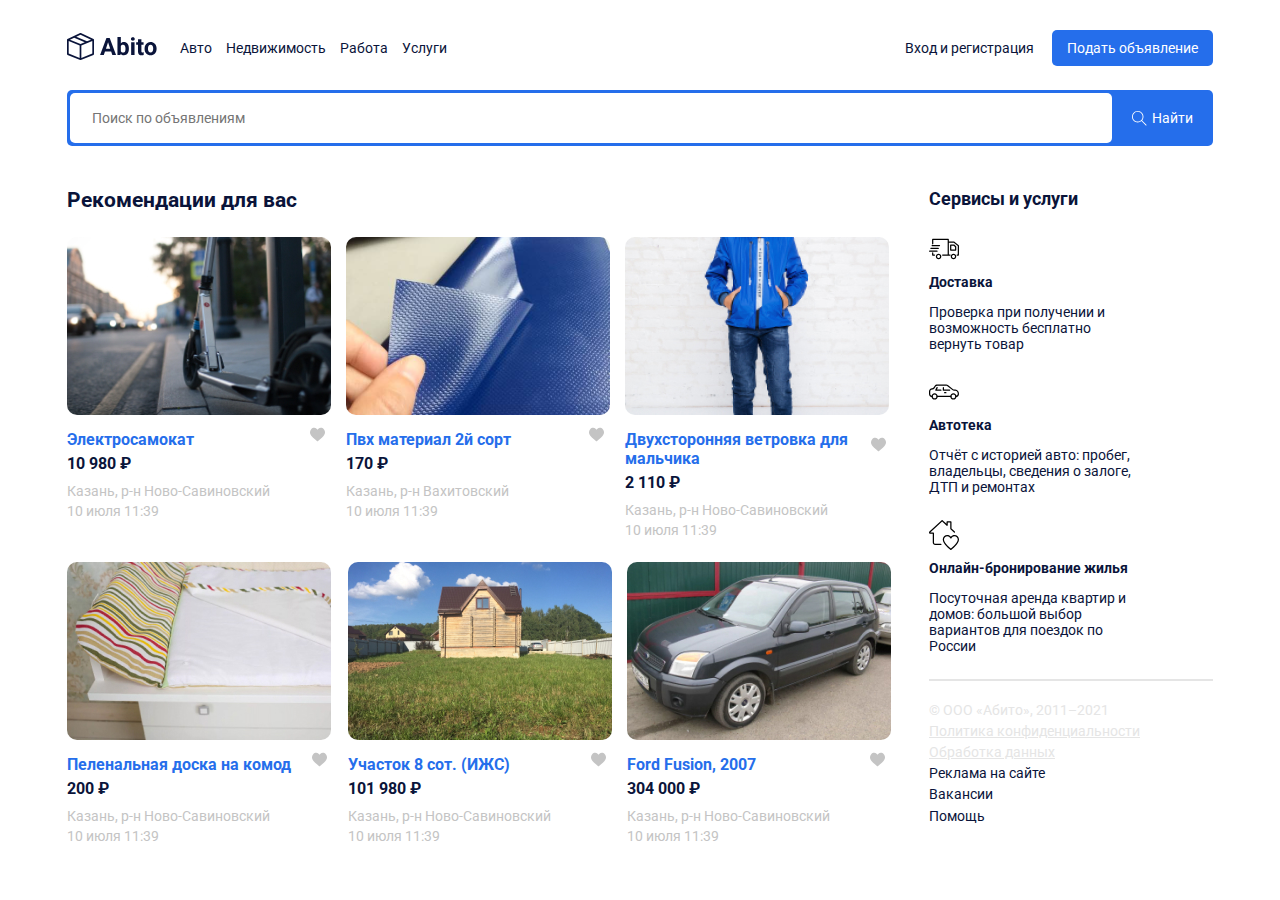
<file: index.html>
<!DOCTYPE html>
<html lang="en">
  <head>
    <meta charset="UTF-8" />
    <meta http-equiv="X-UA-Compatible" content="IE=edge" />
    <meta name="viewport" content="width=device-width, initial-scale=1.0" />
    <title>Abito - доска объявлений</title>
    <link rel="preconnect" href="https://fonts.googleapis.com" />
    <link rel="preconnect" href="https://fonts.gstatic.com" crossorigin />
    <link
      href="https://fonts.googleapis.com/css2?family=Roboto:wght@400;700&display=swap"
      rel="stylesheet"
    />
    <link rel="stylesheet" href="./css/style.css" />
    <link rel="stylesheet" href="./css/normalize.css" />
  </head>
  <body>
    <header class="header container">
      <div class="navbar">
        <a href="./index.html">
          <img class="logo-image" src="./img/logo.svg" alt="logo: Avito" />
        </a>
        <div class="navbar-panel">
          <button class="close-menu">
            <svg
              width="22"
              height="22"
              viewBox="0 0 22 22"
              fill="none"
              xmlns="http://www.w3.org/2000/svg"
            >
              <path d="M1 1L21 21M21 1L1 21" stroke="black" />
            </svg>
          </button>

          <nav class="navbar-menu">
            <ul class="menu">
              <li class="menu-item">
                <a href="#" class="menu-link">Авто</a>
              </li>
              <li class="menu-item">
                <a href="#" class="menu-link">Недвижимость</a>
              </li>
              <li class="menu-item">
                <a href="#" class="menu-link">Работа</a>
              </li>
              <li class="menu-item">
                <a href="#" class="menu-link">Услуги</a>
              </li>
            </ul>
          </nav>

          <div class="button-group">
            <a href="#" class="button button-link">Вход и регистрация </a>
            <a href="#" class="button button-primary">Подать объявление</a>
          </div>
        </div>
        <button class="menu-button">
          <svg
            width="30"
            height="30"
            viewBox="0 0 30 30"
            fill="none"
            xmlns="http://www.w3.org/2000/svg"
          >
            <path
              d="M0.937476 9.37501H29.0624C29.58 9.37501 29.9999 8.95498 29.9999 8.43754C29.9999 7.92002 29.5799 7.50006 29.0624 7.50006H0.937476C0.419955 7.50006 0 7.92009 0 8.43754C0 8.95498 0.420033 9.37501 0.937476 9.37501Z"
              fill="black"
            />
            <path
              d="M29.0624 14.0626H0.937476C0.419955 14.0626 0 14.4826 0 15C0 15.5175 0.420033 15.9375 0.937476 15.9375H29.0624C29.58 15.9375 29.9999 15.5175 29.9999 15C29.9999 14.4826 29.58 14.0626 29.0624 14.0626Z"
              fill="black"
            />
            <path
              d="M29.0625 20.625H10.3125C9.79495 20.625 9.375 21.0451 9.375 21.5625C9.375 22.08 9.79503 22.5 10.3125 22.5H29.0625C29.58 22.5 29.9999 22.0799 29.9999 21.5625C30 21.045 29.58 20.625 29.0625 20.625Z"
              fill="black"
            />
          </svg>
        </button>
      </div>
      <div class="search-panel">
        <input
          type="search"
          class="search-input"
          placeholder="Поиск по объявлениям"
        />
        <button class="search-button">
          <svg
            class="search-icon"
            width="15"
            height="15"
            viewBox="0 0 15 15"
            fill="none"
            xmlns="http://www.w3.org/2000/svg"
          >
            <g clip-path="url(#clip0)">
              <path
                d="M14.6506 14.0012L10.0862 9.43675C10.9465 8.43352 11.4706 7.13293 11.4706 5.71058C11.4706 2.54822 8.89765 -0.0247192 5.7353 -0.0247192C4.20353 -0.0247192 2.76265 0.571751 1.67824 1.6544C0.595589 2.73793 -0.000881376 4.17881 9.77541e-07 5.71058C9.77541e-07 8.87293 2.57294 11.4459 5.7353 11.4459C7.15765 11.4459 8.45912 10.9218 9.46235 10.0615L14.0268 14.6259L14.6506 14.0012ZM5.7353 10.5635C3.06 10.5635 0.882354 8.38675 0.882354 5.71058C0.881472 4.41352 1.38618 3.19499 2.30294 2.2791C3.21882 1.36234 4.43824 0.857634 5.7353 0.857634C8.41059 0.857634 10.5882 3.0344 10.5882 5.71058C10.5882 8.38587 8.41059 10.5635 5.7353 10.5635Z"
                fill="white"
              />
            </g>
            <defs>
              <clipPath id="clip0">
                <rect width="15" height="15" fill="white" />
              </clipPath>
            </defs>
          </svg>
          <span class="search-button-text">Найти</span>
        </button>
      </div>
    </header>

    <div class="page-content container">
      <main class="main">
        <h2 class="page-title">Рекомендации для вас</h2>
        <div class="cards">
          <div class="card">
            <a href="single.html" class="card-link">
              <img src="./img/card 1.jpg" alt="" class="card-image"
            /></a>
            <div class="card-header">
              <a href="single.html" class="card-link">
                <h3 class="card-title">Электросамокат</h3></a
              >
              <button class="like">
                <img src="./img/favourite.svg" alt="like" />
              </button>
            </div>
            <strong class="card-price">10 980 ₽</strong>
            <p class="card-text">Казань, р-н Ново-Савиновский</p>
            <p class="card-text">10 июля 11:39</p>
          </div>
          <div class="card">
            <a href="single.html" class="card-link">
              <img src="./img/card 2.svg" alt="" class="card-image"
            /></a>
            <div class="card-header">
              <a href="single.html" class="card-link">
                <h3 class="card-title">Пвх материал 2й сорт</h3></a
              >
              <button class="like">
                <img src="./img/favourite.svg" alt="like" />
              </button>
            </div>
            <strong class="card-price">170 ₽</strong>
            <p class="card-text">Казань, р-н Вахитовский</p>
            <p class="card-text">10 июля 11:39</p>
          </div>
          <div class="card">
            <a href="single.html" class="card-link">
              <img src="./img/card 3.jpg" alt="" class="card-image"
            /></a>
            <div class="card-header">
              <a href="single.html" class="card-link">
                <h3 class="card-title">
                  Двухсторонняя ветровка для мальчика
                </h3></a
              >
              <button class="like">
                <img src="./img/favourite.svg" alt="like" />
              </button>
            </div>
            <strong class="card-price">2 110 ₽</strong>
            <p class="card-text">Казань, р-н Ново-Савиновский</p>
            <p class="card-text">10 июля 11:39</p>
          </div>
          <div class="card">
            <a href="single.html" class="card-link">
              <img src="./img/card 4.jpg" alt="" class="card-image"
            /></a>
            <div class="card-header">
              <a href="single.html" class="card-link">
                <h3 class="card-title">Пеленальная доска на комод</h3></a
              >
              <button class="like">
                <img src="./img/favourite.svg" alt="like" />
              </button>
            </div>
            <strong class="card-price">200 ₽</strong>
            <p class="card-text">Казань, р-н Ново-Савиновский</p>
            <p class="card-text">10 июля 11:39</p>
          </div>
          <div class="card">
            <a href="single.html" class="card-link">
              <img src="./img/card 5.jpg" alt="" class="card-image"
            /></a>
            <div class="card-header">
              <a href="single.html" class="card-link">
                <h3 class="card-title">Участок 8 сот. (ИЖС)</h3></a
              >
              <button class="like">
                <img src="./img/favourite.svg" alt="like" />
              </button>
            </div>
            <strong class="card-price">101 980 ₽</strong>
            <p class="card-text">Казань, р-н Ново-Савиновский</p>
            <p class="card-text">10 июля 11:39</p>
          </div>
          <div class="card">
            <a href="single.html" class="card-link">
              <img src="./img/card 6.jpg" alt="" class="card-image"
            /></a>
            <div class="card-header">
              <a href="single.html" class="card-link">
                <h3 class="card-title">Ford Fusion, 2007</h3></a
              >
              <button class="like">
                <img src="./img/favourite.svg" alt="like" />
              </button>
            </div>
            <strong class="card-price">304 000 ₽</strong>
            <p class="card-text">Казань, р-н Ново-Савиновский</p>
            <p class="card-text">10 июля 11:39</p>
          </div>
        </div>
      </main>
      <aside class="sidebar">
        <h4 class="page-title">Сервисы и услуги</h4>
        <div class="service">
          <img
            src="./img/deliverytruck .svg"
            alt="icon: deliverytruck"
            class="service-image"
          />
          <h5 class="service-title">Доставка</h5>
          <p class="service-text">
            Проверка при получении и возможность бесплатно вернуть товар
          </p>
        </div>
        <div class="service">
          <img src="./img/sedan.svg" alt="icon: sedan" class="service-image" />
          <h5 class="service-title">Автотека</h5>
          <p class="service-text">
            Отчёт с историей авто: пробег, владельцы, сведения о залоге, ДТП и
            ремонтах
          </p>
        </div>
        <div class="service">
          <img
            src="./img/love 1.svg"
            alt="icon: lovehome"
            class="service-image"
          />
          <h5 class="service-title">Онлайн-бронирование жилья</h5>
          <p class="service-text">
            Посуточная аренда квартир и домов: большой выбор вариантов для
            поездок по России
          </p>
        </div>
        <hr color="#e5e5e5" />
        <footer class="footer">
          <p class="footer-text">© ООО «Абито», 2011–2021</p>
          <ul class="footer-menu">
            <li class="footer-menu-item">
              <a href="#" class="footer-text">Политика конфиденциальности</a>
            </li>
            <li class="footer-menu-item">
              <a href="#" class="footer-text">Обработка данных</a>
            </li>
            <li class="footer-menu-item">
              <a href="#" class="footer-link">Реклама на сайте</a>
            </li>
            <li class="footer-menu-item">
              <a href="#" class="footer-link">Вакансии</a>
            </li>
            <li class="footer-menu-item">
              <a href="#" class="footer-link">Помощь</a>
            </li>
          </ul>
        </footer>
      </aside>
    </div>
    <script src="https://unpkg.com/swiper/swiper-bundle.min.js"></script>
    <script src="./js/main.js"></script>
  </body>
</html>
</file>
<file: css/style.css>
body {
  font-family: "Roboto", sans-serif;
  font-size: 14px;
  color: #0a143a;
}

.container {
  max-width: 1146px;
  margin: auto;
}

.header {
  padding-top: 30px;
  padding-bottom: 30px;
  margin-bottom: 12px;
}

.navbar {
  display: flex;
  align-items: center;
  justify-content: space-between;
  margin-bottom: 24px;
}

.navbar-panel {
  flex-grow: 1; /* растянуть по ширине */
  display: flex; /* сделать гибким */
  align-items: center;
}

.navbar-menu {
  margin-right: auto;
}

.menu {
  list-style: none;
  margin: 0;
  padding-left: 22px;
  padding-right: 22px;
  display: flex;
}

.menu-item:not(:last-child) {
  margin-right: 14px;
}

.menu-link {
  text-decoration: none;
  color: inherit;
}

.button {
  text-decoration: none;
  display: inline-block;
  padding: 10px 15px;
  cursor: pointer;
}

.button-link {
  color: inherit;
}

.button-primary {
  background-color: #256eeb;
  color: white;
  border-radius: 5px;
}

.search-panel {
  height: 50px;
  background: #256eeb;
  border-radius: 5px;
  display: flex;
  padding: 3px;
}

.search-input {
  flex-grow: 1; /* растягивание поискового поля на все свободное место */
  background: #fff;
  border-radius: 5px;
  border: none; /* убирается внутрянняя обводка поля */
  padding-left: 22px;
  padding-right: 22px;
}

.search-button {
  background-color: #256eeb;
  color: #fff;
  border: none;
  padding-left: 20px;
  padding-right: 17px;
  display: flex;
  align-items: center;
}
.search-button-text {
  margin-left: 5px;
}

.page-content {
  display: grid;
  grid-template-columns: 9fr 3fr;
  grid-column-gap: 10px;
}

.card-image {
  border-radius: 10px;
  width: 264px;
  height: 178px;
  object-fit: cover;
}

.cards {
  display: flex;
  flex-wrap: wrap;
}

.card {
  margin-bottom: 20px;
  margin-right: 15px;
}

/* .card:not(:nth-child(3n)) {
  margin-right: 20px;         /* отступ справа каждой третьей карточки
} */

.card-title {
  font-size: 16px;
  line-height: 19px;
  color: #256eeb;
  margin-bottom: 5px;
  margin-top: 12px;
}

.card-header {
  display: flex;
  justify-content: space-between;
  align-items: center;
  text-align: left;
  width: auto;
  max-width: 267px;
}

.like {
  background-color: #fff;
  border: none;
  cursor: pointer;
  margin-left: 15px;
}

.card-price {
  font-size: 16px;
  line-height: 19px;
  margin-bottom: 10px;
  display: block;
}

.card-text {
  font-size: 14px;
  line-height: 16px;
  color: #c4c4c4;
  margin-bottom: 4px;
  margin-top: 0;
}
.card-link {
  text-decoration: none;
}

.service {
  margin-bottom: 25px;
}

.sidebar .page-title {
  font-size: 18px;
  line-height: 21px;
}

.service-title {
  font-weight: bold;
  font-size: 14px;
  line-height: 16px;
  margin-top: 7px;
  margin-bottom: 5px;
}

.service-text {
  font-size: 14px;
  line-height: 16px;
  max-width: 217px;
}

.footer-text {
  display: inline-block;
  font-size: 14px;
  line-height: 16px;
  color: #e5e5e5;
  margin-bottom: 5px;
}

.footer-menu {
  margin: 0;
  padding: 0;
  list-style: none;
  margin-bottom: 16px;
}

.footer-link {
  color: inherit;
  text-decoration: none;
  display: inline-block;
  margin-bottom: 5px;
}

.main-single {
  display: flex;
  align-items: flex-start;
}

.content {
  max-width: 460px;
  margin-right: 30px;
}

.swiper-container {
  max-width: 100%;
  max-height: 357px;
  margin-left: auto;
  margin-right: auto;
}

.swiper-slide {
  background-size: cover;
  background-position: center;
}

.mySwiper2 {
  width: 100%;
  border-radius: 10px;
}

.mySwiper {
  height: 20%;
  box-sizing: border-box;
  padding: 10px 0;
}

.mySwiper .swiper-slide {
  width: 25%;
  height: 100%;
  opacity: 0.4;
}

.mySwiper .swiper-slide-thumb-active {
  opacity: 1;
}

.swiper-slide img {
  display: block;
  width: 100%;
  height: 100%;
  object-fit: cover;
  border-radius: 3px;
}

.content-text {
  font-size: 14px;
  line-height: 140%;
}

.author {
  min-width: 264px;
}

.author-wrapper {
  display: flex;
  align-items: center;
  justify-content: space-between;
  margin-top: 25px;
  margin-bottom: 30px;
}

.author-avatar {
  width: 50px;
  object-fit: cover;
  border-radius: 50%;
}

.author-name {
  font-size: 14px;
  line-height: 16px;
  font-weight: bold;
  display: block;
  margin-bottom: 4px;
}

.rating {
  margin-bottom: 5px;
}

.rating-counter {
  opacity: 0.5;
  margin-left: 10px;
}

.author-status {
  font-size: 12px;
  line-height: 14px;
}

.button-block {
  display: block;
  width: 100%;
  height: 54px;
  margin-bottom: 14px;
  border: none;
}

.button-succes {
  background: #14b4be;
  color: #fff;
  border-radius: 5px;
}

.single-price {
  font-size: 24px;
  line-height: 28px;
  margin-top: 0;
  margin-bottom: 25px;
  display: block;
}

.page-title {
  margin-top: 0;
  margin-bottom: 25px;
}

.close-menu {
  display: none;
}

.menu-button {
  background-color: #fff;
  border: none;
  cursor: pointer;
  display: none; /* отключаем кнопку везде */
}

@media (max-width: 1200px) {
  /* правила для небольших экранов */
  .container {
    width: 960px;
  }
  .card {
    width: 45%;
  }
  .card-image {
    width: 100%;
    height: 200px;
  }
}

@media (max-width: 992px) {
  /* правила для экранов планшетов */
  .container {
    max-width: 740px;
  }
  .page-content {
    grid-template-columns: 100%;
  }
  .card-image {
    height: 150px;
  }
}

@media (max-width: 768px) {
  /* правила для экранов телефонов */
  .container {
    max-width: 560px;
  }

  .swiper-container,
  .swiper-img {
    width: auto;
    height: auto;
  }
  .card {
    width: 100%;
  }
  .page-content {
    grid-template-columns: 8fr 4fr;
  }

  .menu-button {
    display: block;
  }
  .close-menu {
    display: block;
    position: absolute;
    right: 30px;
    top: 30px;
    cursor: pointer;
    border: none;
    background-color: #fff;
  }

  .navbar-panel {
    position: fixed;
    right: 0;
    top: 0;
    width: 100%;
    height: 100%;
    background-color: #fff;
    z-index: 9;
    flex-direction: column; /* выстроить дочерние элементы в столбик */
    align-items: center;
    justify-content: center;
    transition: transform 0.2s, opacity 0.2s;
    transform: translateX(100%); /* уберем меню в сторону, его не будет видно */
    opacity: 0;
  }

  .is-open {
    transform: translateX(0%);
    opacity: 1;
  }

  .navbar-menu {
    margin-left: auto;
    margin-bottom: 20px;
  }
  .menu,
  .main-single {
    flex-direction: column;
    align-items: center;
    justify-content: center;
  }

  .author {
    width: 100%;
  }

  .swiper-img {
    width: 100%;
  }

  .content {
    width: 500px;
    margin: 0;
    padding: 0;
  }

  .menu-item:not(:last-child) {
    margin-right: 0;
    margin-bottom: 10px;
  }
  .button-group {
    display: flex;
    flex-direction: column;
  }
}

@media (max-width: 576px) {
  /* правила для экранов телефонов */
  .container {
    max-width: 90%;
  }
  .page-content {
    grid-template-columns: 12fr;
  }
  .card-image {
    height: 250px;
  }
  .card {
    margin-right: 0;
  }
  .search-button-text {
    display: none;
  }
}
</file>
